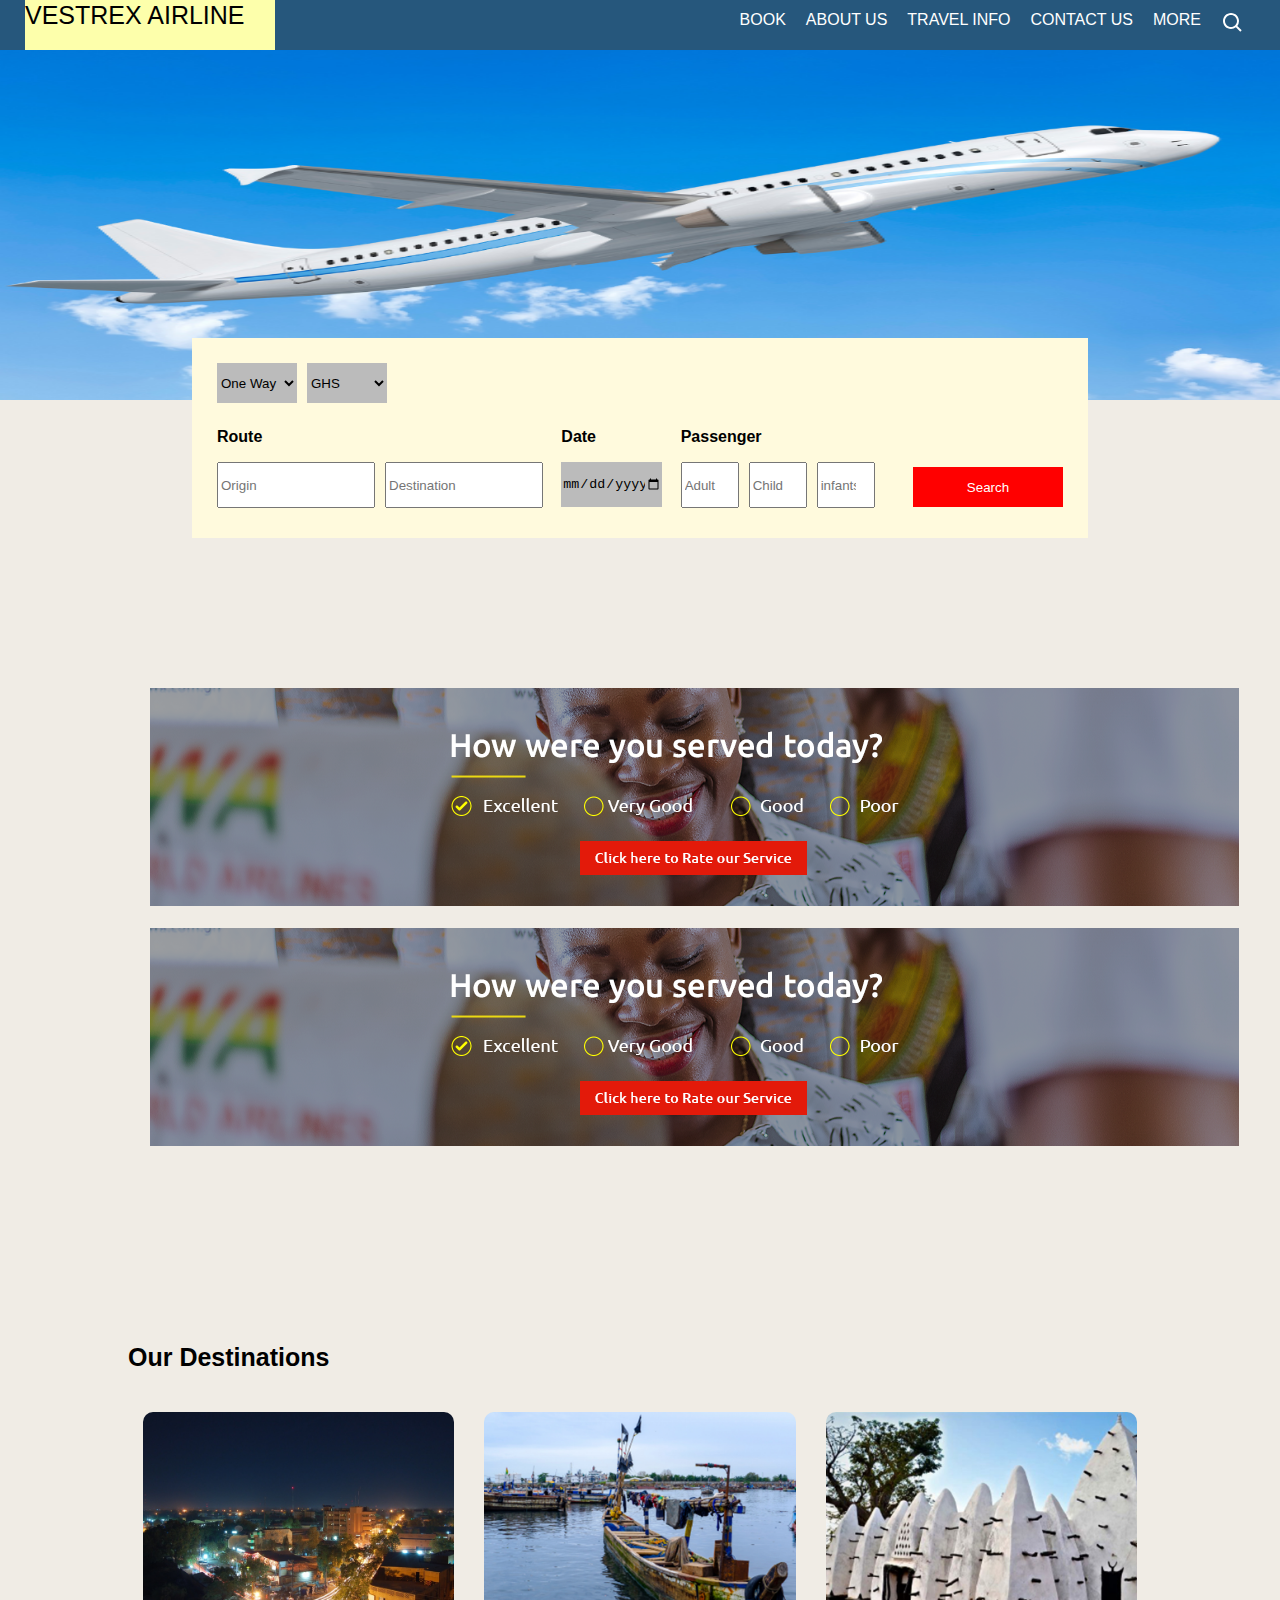
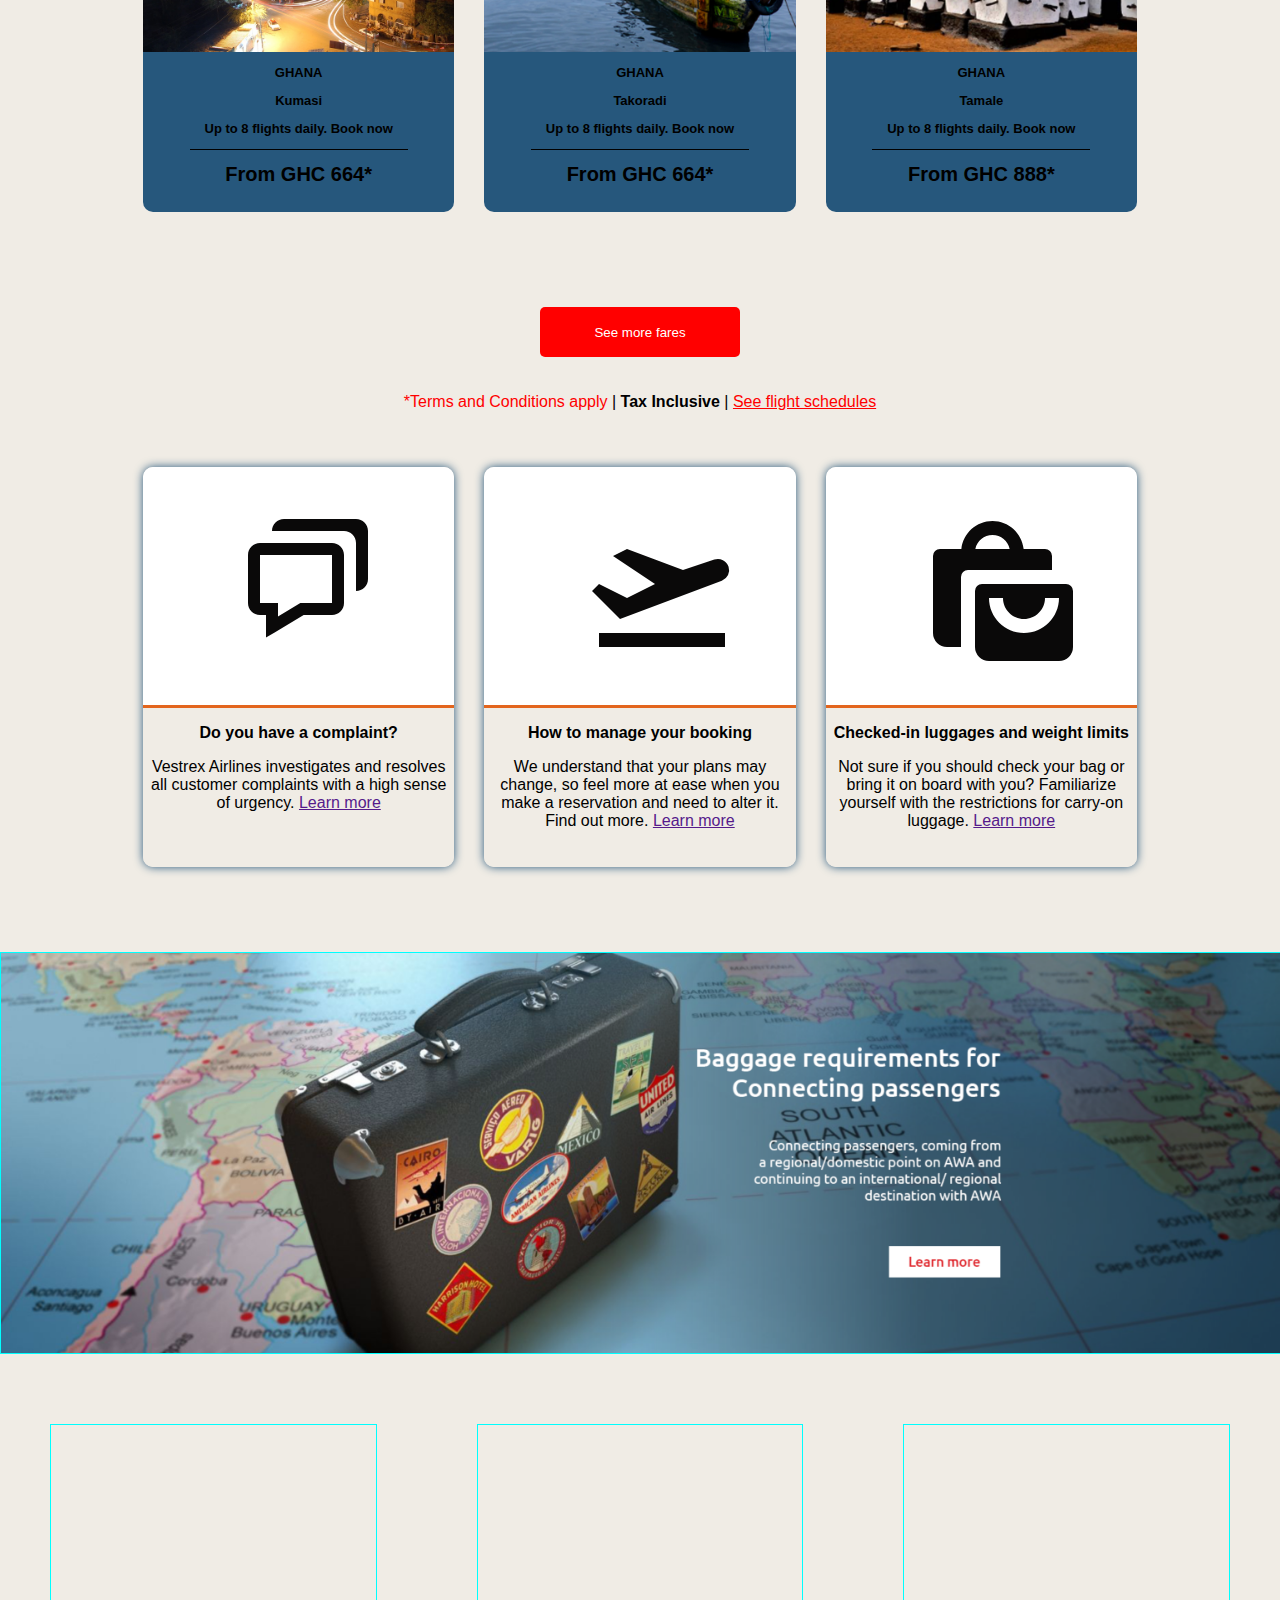
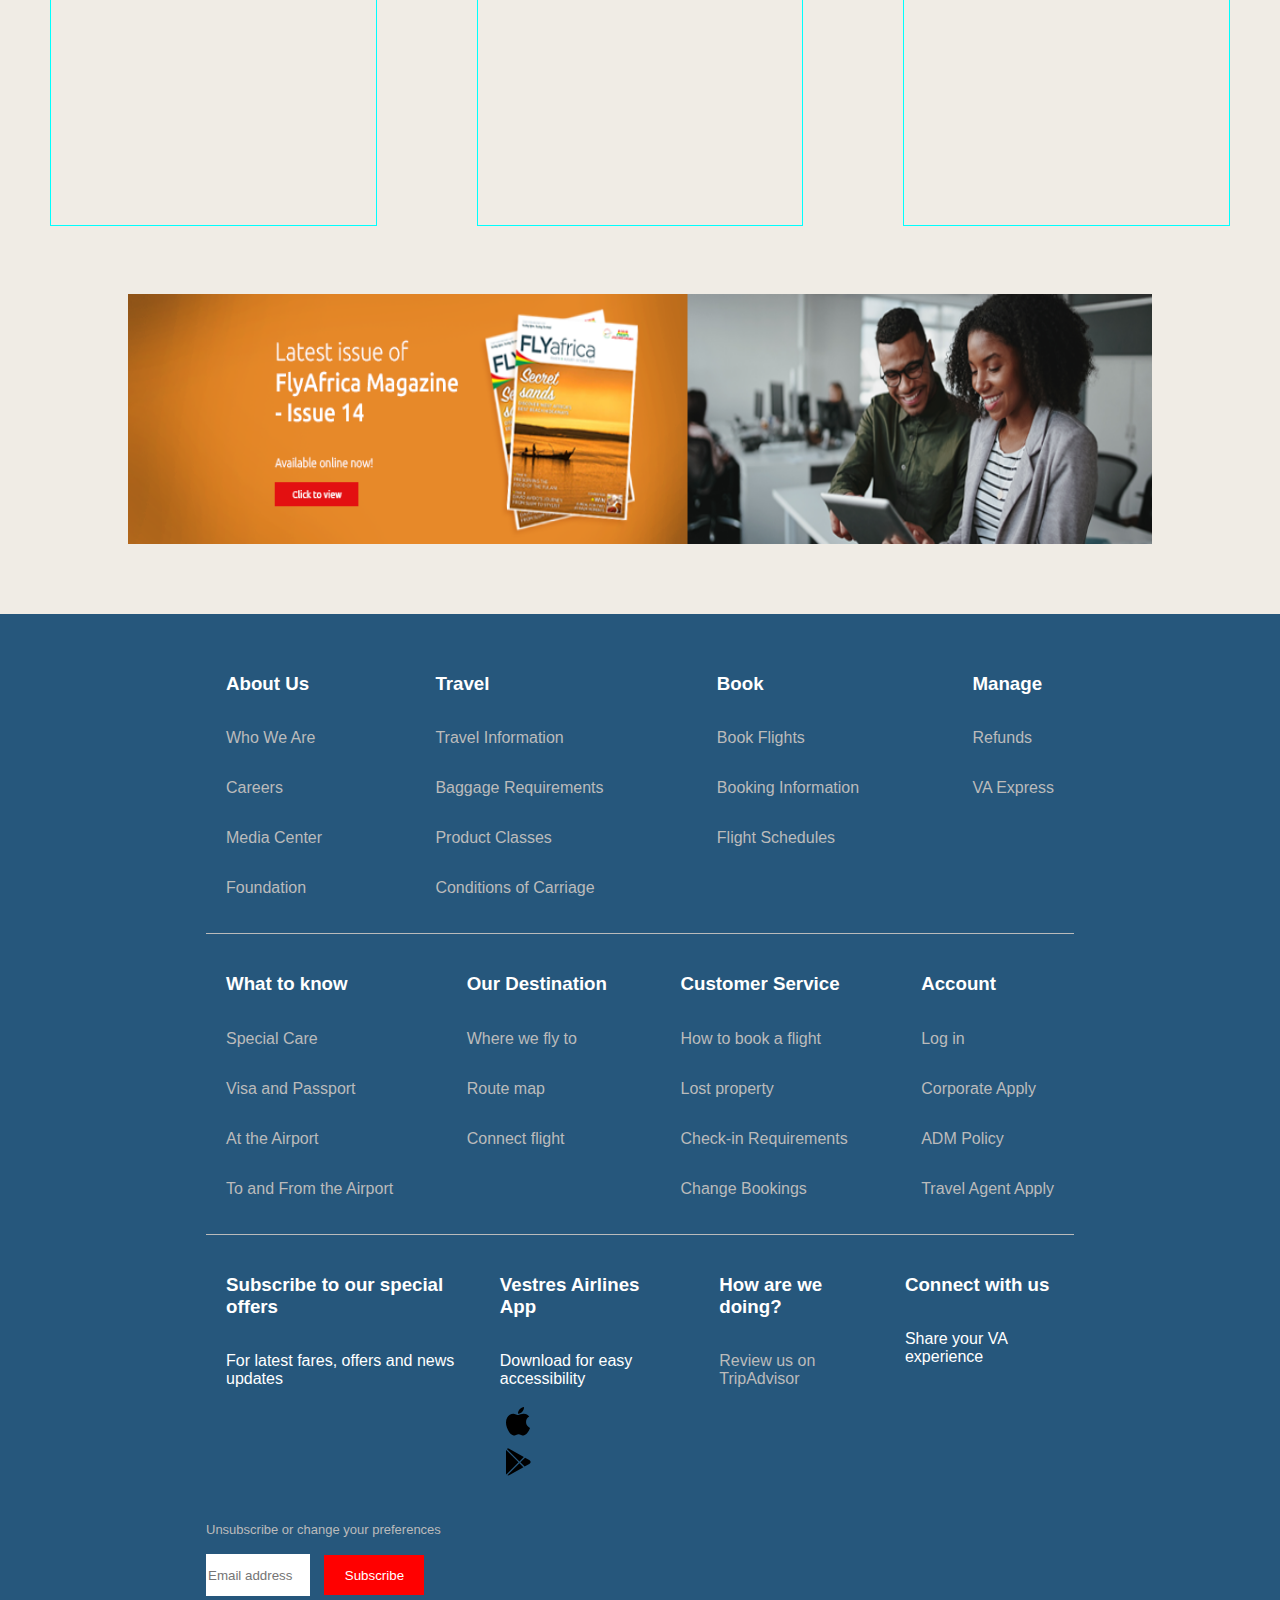
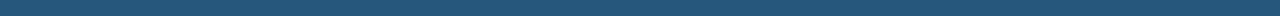
<file: index.html>
<!DOCTYPE html>
<html lang="en">
<head>
    <meta charset="UTF-8">
    <meta name="viewport" content="width=device-width, initial-scale=1.0">
    <title>Vestrex Flights</title>
    <link rel="stylesheet" href="index.css">


</head>
<body>
    <div class="navbar">
        <div class="logo">
            <p>VESTREX AIRLINE <img src="[data-uri]"/></p>
        </div>
        <div class="menu">
            <p><a href="index.html">BOOK</a></p>
            <p><a href="about.html">ABOUT US</a></p>
            <p><a href="travel-info.html">TRAVEL INFO</a></p>
            <p><a href="contact-us.html">CONTACT US</a></p>
            <p><a href="#">MORE</a></p>
            <p><a href="#"><img src="[data-uri]"/></a></p>
        </div>
    </div>

    <div class="picture">
        <img src="airplane.png" alt="" width="100%" height="350px">
    </div>
    <div class="flights">
        <div class="price">
            <select name="trip" id="">
                <option value="">One Way</option>
                <option value="">Round Trip</option>
            </select>
            <select name="price" id="">
                <option value="">GHS</option>
                <option value="">USD</option>
                <option value="">NGN</option>
            </select>
        </div>

        <form action="">
            <div class="route">
                <p><strong>Route</strong></p>
                <div class="input">
                    <input type="text" placeholder="Origin" id="route-input">

                    <input type="text" placeholder="Destination" id="route-input">
                </div>
            </div>

            <div class="date">
                <p><strong>Date</strong></p>

                <input type="date" placeholder="Departure">

            </div>

            <div class="passenger">
                <p><strong>Passenger</strong></p>
                <div id="passenger">
                    <input type="number" placeholder="Adult" id="passenger-input" min="0">
                    <input type="number" placeholder="Child" id="passenger-input" min="0">
                    <input type="number" placeholder="infants" id="passenger-input" min="0">
                </div>
            </div>

            <div class="submit">
                <input type="submit" value="Search" id="submit">
            </div>
        </form>
    </div>

    <div class="view">
        <div class="picture-2">
            <img src="person.png" alt="">
        </div>
        <div class="picture-2">
            <a href=""><img src="person.png" alt=""></a>
        </div>
    </div>
    <div class="our-destinations">
        <p>Our Destinations</p>
        <div class="places">
            <div class="destination">
                <div class="top-1">
                    
                </div>
                <div class="down">
                    <div  id="p-underline">
                        <p>GHANA</p>
                        <p>Kumasi</p>
                        <p>Up to 8 flights daily. Book now</p>
                    </div>
                    <div>
                        <h1>From GHC 664*</h1>
                    </div>
                </div>
                
            </div>
            <div class="destination">
                <div class="top-2">
                    
                </div>

                <div class="down">
                    <div  id="p-underline">
                        <p>GHANA</p>
                        <p>Takoradi</p>
                        <p>Up to 8 flights daily. Book now</p>
                    </div>
                    <div>
                        <h1>From GHC 664*</h1>
                    </div>
                </div>
                
            </div>
            <div class="destination">
                <div class="top-3">
                    <div>

                    </div>
                    
                </div>

                <div class="down">
                    <div  id="p-underline">
                        <p>GHANA</p>
                        <p>Tamale</p>
                        <p>Up to 8 flights daily. Book now</p>
                    </div>
                    <div>
                        <h1>From GHC 888*</h1>
                    </div>
                </div>
                
            </div>
            </div>
        </div>
    </div>
    <div class="see-more">
        <button>See more fares</button>
        <p><a href="#">*Terms and Conditions apply </a>| <b>Tax Inclusive</b> | <a href="#" id="schedules">See flight schedules</a></p>
    </div>

    <div class="others">
        <div class="destination-others">
            <div class="top-others">
                <img id="icons" src="[data-uri]"/>
            </div>
            <div class="down-others">
                <div>
                    <p><b>Do you have a complaint?</b></p>
                </div>
                <div>
                    <p>Vestrex Airlines investigates and resolves all customer complaints with a high sense of urgency. <a href="">Learn more</a></p>
                </div>
            </div>
            
        </div>
        <div class="destination-others">
            <div class="top-others">
                <img  id="icons" src="[data-uri]"/>
            </div>

            <div class="down-others">
                <div>
                    <p><b>How to manage your booking</b></p>
                </div>
                <div>
                    <p>We understand that your plans may change, so feel more at ease when you make a reservation and need to alter it. Find out more. <a href="">Learn more</a></p>
                </div>
            </div>
            
        </div>
        <div class="destination-others">
            <div class="top-others">
                <img  id="icons" src="[data-uri]"/>
            </div>

            <div class="down-others">
                <div>
                    <p><b>Checked-in luggages and weight limits</b></p>
                </div>
                <div>
                    <p>Not sure if you should check your bag or bring it on board with you? Familiarize yourself with the restrictions for carry-on luggage. <a href="">Learn more</a></p>
                </div>
            </div>
            
        </div>
    </div>

    <div class="baggage">
        <img src="baggage.png" alt="">
    </div>

    <div class="people">
        <div class="person">

        </div>

        <div class="person">

        </div>

        <div class="person">

        </div>
    </div>

    <div class="banner">
        <img src="banner.png" alt="">
    </div>

    <div class="footer">
        <div class="row-1" id="underline-footer">
            <div class="footer-content">
                <h3>About Us</h3>
                <p><a href="">Who We Are</a></p>
                <p><a href="">Careers</a></p>
                <p><a href="">Media Center</a></p>
                <p><a href="">Foundation</a></p>
            </div>

            <div class="footer-content">
                <h3>Travel</h3>
                <p><a href="">Travel Information</a></p>
                <p><a href="">Baggage Requirements</a></p>
                <p><a href="">Product Classes</a></p>
                <p><a href="">Conditions of Carriage</a></p>
            </div>

            <div class="footer-content">
                <h3>Book</h3>
                <p><a href="">Book Flights</a></p>
                <p><a href="">Booking Information</a></p>
                <p><a href="">Flight Schedules</a></p>
            </div>

            <div class="footer-content">
                <h3>Manage</h3>
                <p><a href="">Refunds</a></p>
                <p><a href="">VA Express</a></p>
            </div>
        </div>

        <div class="row-1" id="underline-footer">
            <div class="footer-content">
                <h3>What to know</h3>
                <p><a href="">Special Care</a></p>
                <p><a href="">Visa and Passport</a></p>
                <p><a href="">At the Airport</a></p>
                <p><a href="">To and From the Airport</a></p>
            </div>

            <div class="footer-content">
                <h3>Our Destination</h3>
                <p><a href="">Where we fly to</a></p>
                <p><a href="">Route map</a></p>
                <p><a href="">Connect flight</a></p>
            </div>

            <div class="footer-content">
                <h3>Customer Service</h3>
                <p><a href="">How to book a flight</a></p>
                <p><a href="">Lost property</a></p>
                <p><a href="">Check-in Requirements</a></p>
                <p><a href="">Change Bookings</a></p>
            </div>

            <div class="footer-content">
                <h3>Account</h3>
                <p><a href="">Log in</a></p>
                <p><a href="">Corporate Apply</a></p>
                <p><a href="">ADM Policy</a></p>
                <p><a href="">Travel Agent Apply</a></p>
            </div>
        </div>

        <div class="row-1">
            <div class="footer-content">
                <h3>Subscribe to our special offers</h3>
                <p>For latest fares, offers and news updates</p>
            </div>

            <div class="footer-content">
                <h3>Vestres Airlines App</h3>
                <p>Download for easy accessibility</p>

                <div class="app">
                    <img src="[data-uri]"/>
                    <br>
                    <img src="[data-uri]"/>
                </div>
            </div>

            <div class="footer-content">
                <h3>How are we doing?</h3>
                <p><a href="">Review us on TripAdvisor</a></p>
            </div>

            <div class="footer-content">
                <h3>Connect with us</h3>
                <p>Share your VA experience</p>
            </div>
        </div>
        <div class="form">
            <form action="">
                <p><a href="">Unsubscribe or change your preferences</a></p>

                <input type="Email" placeholder="Email address">

                <input type="submit" value="Subscribe">
            </form>
        </div>
    </div>


</body>
</html>
</file>
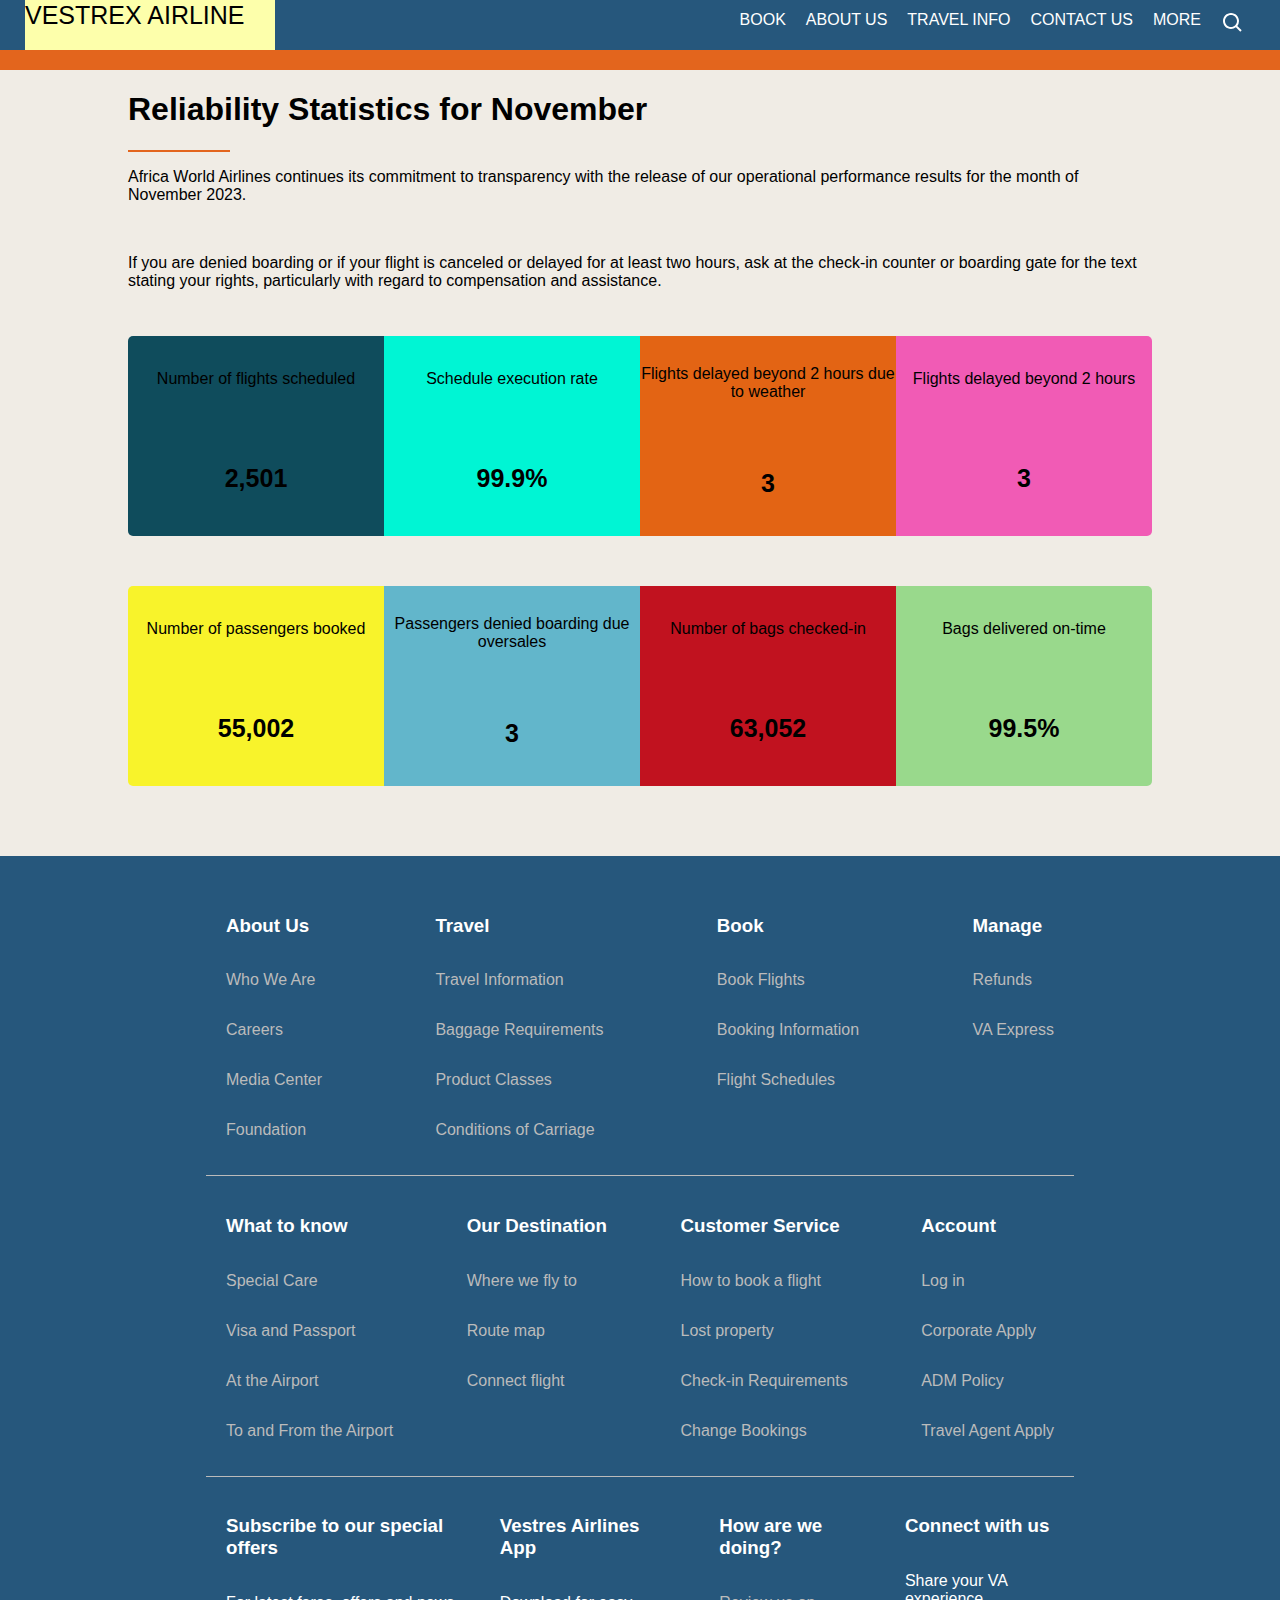
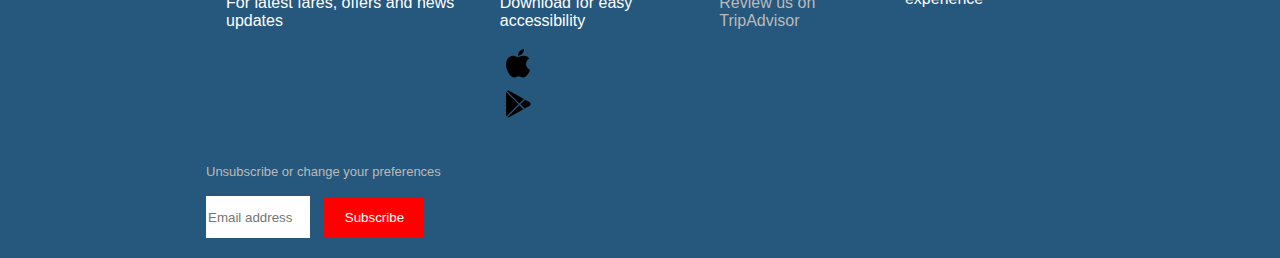
<file: about.html>
<!DOCTYPE html>
<html lang="en">
<head>
    <meta charset="UTF-8">
    <meta name="viewport" content="width=device-width, initial-scale=1.0">
    <title>About Us</title>
    <link rel="stylesheet" href="about.css">
</head>
<body>
    <div class="navbar">
        <div class="logo">
            <p>VESTREX AIRLINE <img src="[data-uri]"/></p>
        </div>
        <div class="menu">
            <p><a href="index.html">BOOK</a></p>
            <p><a href="about.html">ABOUT US</a></p>
            <p><a href="travel-info.html">TRAVEL INFO</a></p>
            <p><a href="contact-us.html">CONTACT US</a></p>
            <p><a href="#">MORE</a></p>
            <p><a href="#"><img src="[data-uri]"/></a></p>
        </div>
    </div>


    <div class="about">
        <h2>About Us</h2>
    </div>

    <div class="reliability">
        <h1>Reliability Statistics for November</h1>
        <div class="underline"></div>
        <p>Africa World Airlines continues its commitment to transparency with the release of our operational performance results for the month of November 2023.</p>

        <br>

        <p>If you are denied boarding or if your flight is canceled or delayed for at least two hours, ask at the check-in counter or boarding gate for the text stating your rights, particularly with regard to compensation and assistance.</p>

    </div>

    <div class="groups">
        <div class="columns">
            <div class="row" id="box-one">
                <div class="text">
                    <p>Number of flights scheduled</p>
                </div>

                <div class="number">
                    <p>2,501</p>
                </div>
            </div>
            <div class="row" id="box-two">
                <div class="text">
                    <p>Schedule execution rate</p>
                </div>

                <div class="number">
                    <p>99.9%</p>
                </div>
            </div>
            <div class="row" id="box-three">
                <div class="text">
                    <p>Flights delayed beyond 2 hours due to weather</p>
                </div>

                <div class="number">
                    <p>3</p>
                </div>
            </div>
            <div class="row" id="box-four">
                <div class="text">
                    <p>Flights delayed beyond 2 hours</p>
                </div>

                <div class="number">
                    <p>3</p>
                </div>
            </div>
        </div>

        <div class="columns">
            <div class="row" id="box-five">
                <div class="text">
                    <p>Number of passengers booked</p>
                </div>

                <div class="number">
                    <p>55,002</p>
                </div>
            </div>
            <div class="row" id="box-six">
                <div class="text">
                    <p>Passengers denied boarding due oversales</p>
                </div>

                <div class="number">
                    <p>3</p>
                </div>
            </div>
            <div class="row" id="box-seven">
                <div class="text">
                    <p>Number of bags checked-in</p>
                </div>

                <div class="number">
                    <p>63,052</p>
                </div>
            </div>
            <div class="row" id="box-eight">
                <div class="text">
                    <p>Bags delivered on-time</p>
                </div>

                <div class="number">
                    <p>99.5%</p>
                </div>
            </div>
        </div>
    </div>








    <div class="footer">
        <div class="row-1" id="underline-footer">
            <div class="footer-content">
                <h3>About Us</h3>
                <p><a href="">Who We Are</a></p>
                <p><a href="">Careers</a></p>
                <p><a href="">Media Center</a></p>
                <p><a href="">Foundation</a></p>
            </div>

            <div class="footer-content">
                <h3>Travel</h3>
                <p><a href="">Travel Information</a></p>
                <p><a href="">Baggage Requirements</a></p>
                <p><a href="">Product Classes</a></p>
                <p><a href="">Conditions of Carriage</a></p>
            </div>

            <div class="footer-content">
                <h3>Book</h3>
                <p><a href="">Book Flights</a></p>
                <p><a href="">Booking Information</a></p>
                <p><a href="">Flight Schedules</a></p>
            </div>

            <div class="footer-content">
                <h3>Manage</h3>
                <p><a href="">Refunds</a></p>
                <p><a href="">VA Express</a></p>
            </div>
        </div>

        <div class="row-1" id="underline-footer">
            <div class="footer-content">
                <h3>What to know</h3>
                <p><a href="">Special Care</a></p>
                <p><a href="">Visa and Passport</a></p>
                <p><a href="">At the Airport</a></p>
                <p><a href="">To and From the Airport</a></p>
            </div>

            <div class="footer-content">
                <h3>Our Destination</h3>
                <p><a href="">Where we fly to</a></p>
                <p><a href="">Route map</a></p>
                <p><a href="">Connect flight</a></p>
            </div>

            <div class="footer-content">
                <h3>Customer Service</h3>
                <p><a href="">How to book a flight</a></p>
                <p><a href="">Lost property</a></p>
                <p><a href="">Check-in Requirements</a></p>
                <p><a href="">Change Bookings</a></p>
            </div>

            <div class="footer-content">
                <h3>Account</h3>
                <p><a href="">Log in</a></p>
                <p><a href="">Corporate Apply</a></p>
                <p><a href="">ADM Policy</a></p>
                <p><a href="">Travel Agent Apply</a></p>
            </div>
        </div>

        <div class="row-1">
            <div class="footer-content">
                <h3>Subscribe to our special offers</h3>
                <p>For latest fares, offers and news updates</p>
            </div>

            <div class="footer-content">
                <h3>Vestres Airlines App</h3>
                <p>Download for easy accessibility</p>

                <div class="app">
                    <img src="[data-uri]"/>
                    <br>
                    <img src="[data-uri]"/>
                </div>
            </div>

            <div class="footer-content">
                <h3>How are we doing?</h3>
                <p><a href="">Review us on TripAdvisor</a></p>
            </div>

            <div class="footer-content">
                <h3>Connect with us</h3>
                <p>Share your VA experience</p>
            </div>
        </div>
        <div class="form">
            <form action="">
                <p><a href="">Unsubscribe or change your preferences</a></p>

                <input type="Email" placeholder="Email address">

                <input type="submit" value="Subscribe">
            </form>
        </div>
    </div>
</body>
</html>
</file>
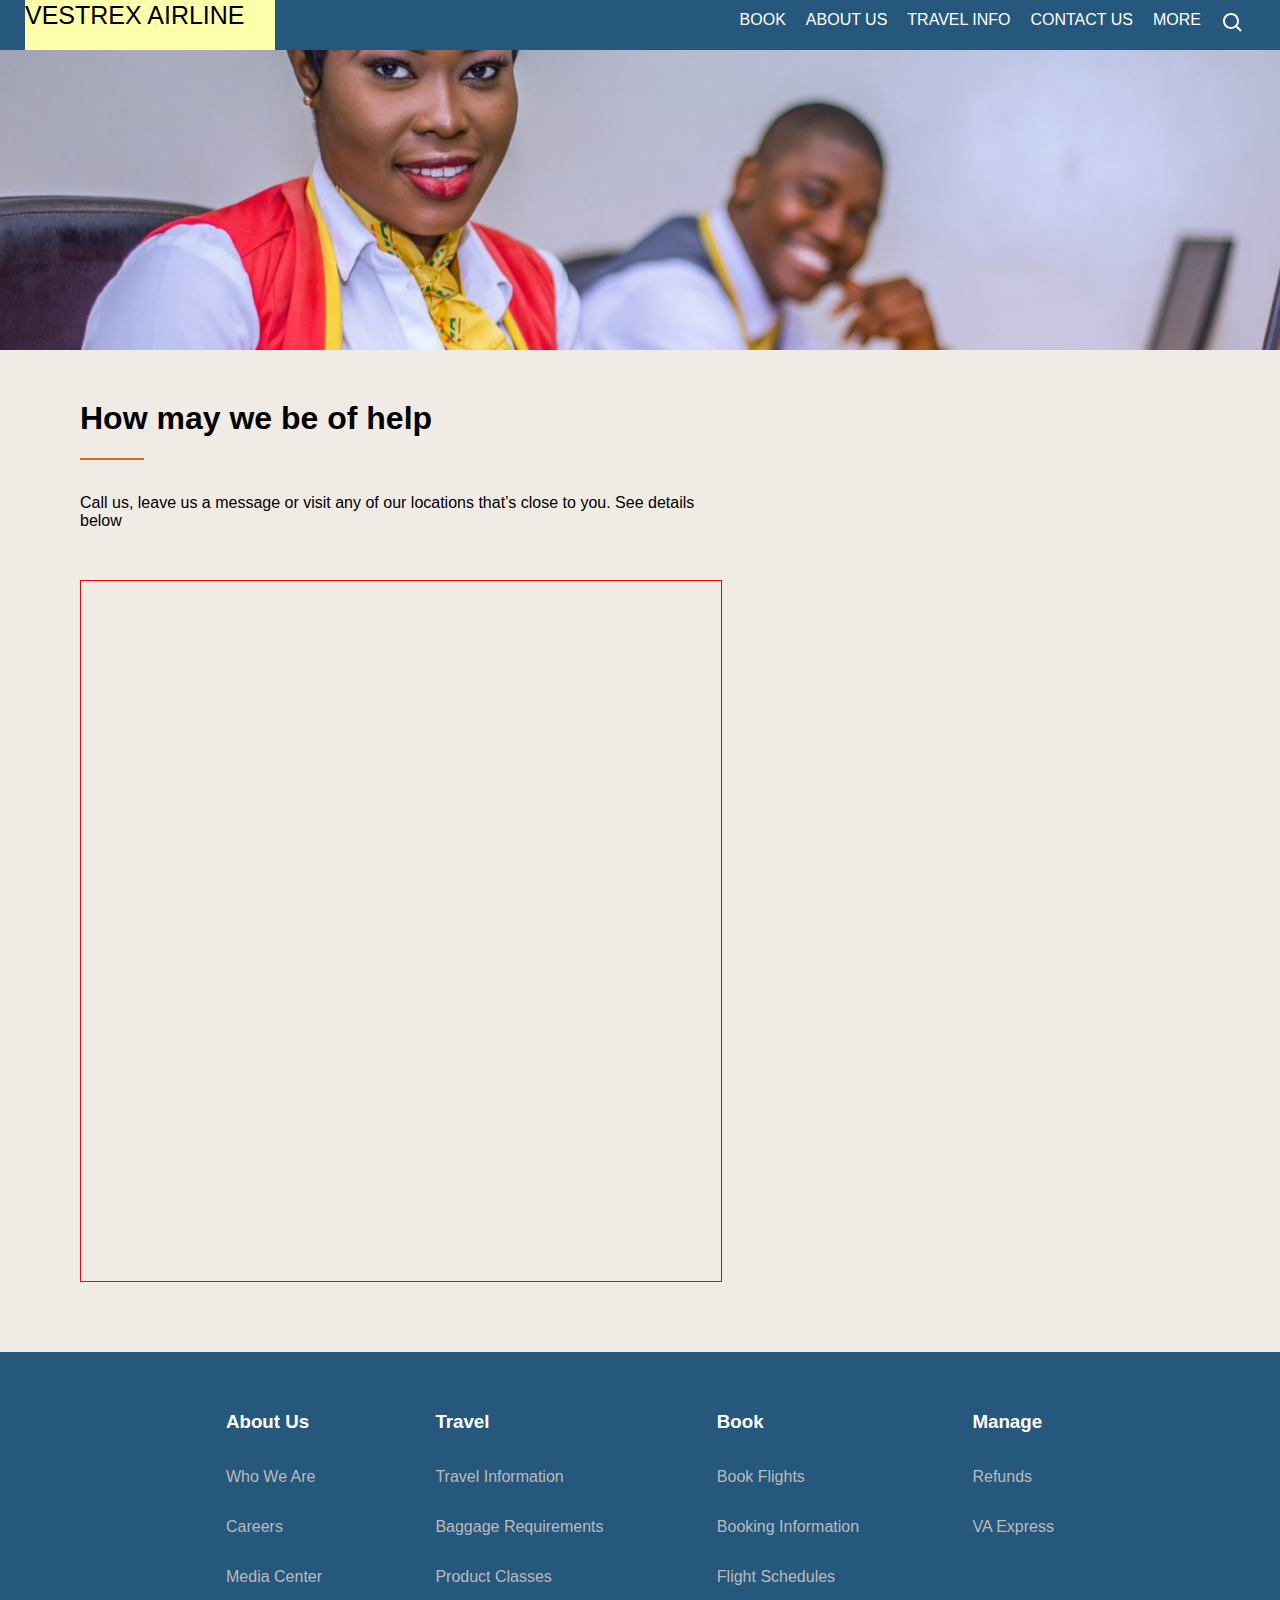
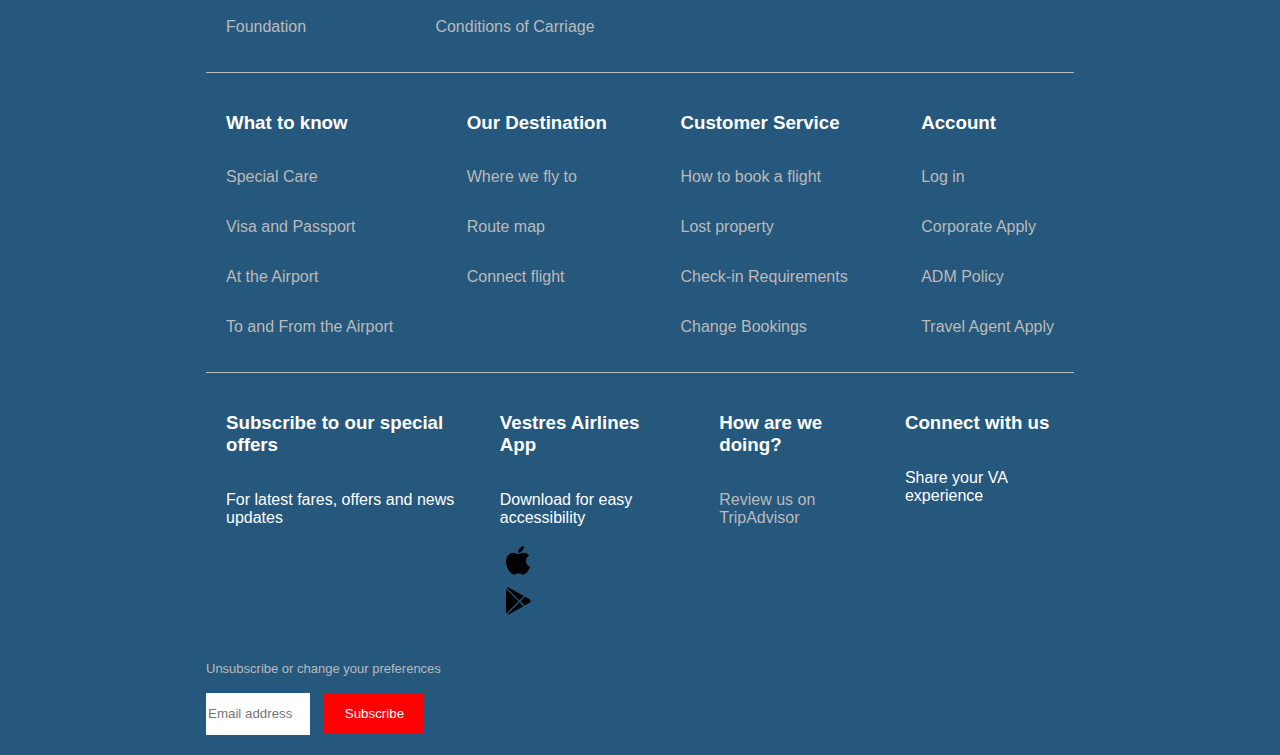
<file: contact-us.html>
<!DOCTYPE html>
<html lang="en">
<head>
    <meta charset="UTF-8">
    <meta name="viewport" content="width=device-width, initial-scale=1.0">
    <title>Contact Us</title>
    <link rel="stylesheet" href="contact-us.css">
</head>
<body>
    <div class="navbar">
        <div class="logo">
            <p>VESTREX AIRLINE <img src="[data-uri]"/></p>
        </div>
        <div class="menu">
            <p><a href="index.html">BOOK</a></p>
            <p><a href="about.html">ABOUT US</a></p>
            <p><a href="travel-info.html">TRAVEL INFO</a></p>
            <p><a href="contact-us.html">CONTACT US</a></p>
            <p><a href="#">MORE</a></p>
            <p><a href="#"><img src="[data-uri]"/></a></p>
        </div>
    </div>


    <div class="top-pic">

    </div>

    <div class="header">
        <h1>How may we be of help</h1>
        <div class="underline"></div>
        <br>
        <p>Call us, leave us a message or visit any of our locations that’s close to you. See details below
        </p>
    </div>

    <div class="contact-info">
        <div class="left-col">

        </div>

        <div class="right-col">

        </div>
    </div>



    
    <div class="footer">
        <div class="row-1" id="underline-footer">
            <div class="footer-content">
                <h3>About Us</h3>
                <p><a href="">Who We Are</a></p>
                <p><a href="">Careers</a></p>
                <p><a href="">Media Center</a></p>
                <p><a href="">Foundation</a></p>
            </div>

            <div class="footer-content">
                <h3>Travel</h3>
                <p><a href="">Travel Information</a></p>
                <p><a href="">Baggage Requirements</a></p>
                <p><a href="">Product Classes</a></p>
                <p><a href="">Conditions of Carriage</a></p>
            </div>

            <div class="footer-content">
                <h3>Book</h3>
                <p><a href="">Book Flights</a></p>
                <p><a href="">Booking Information</a></p>
                <p><a href="">Flight Schedules</a></p>
            </div>

            <div class="footer-content">
                <h3>Manage</h3>
                <p><a href="">Refunds</a></p>
                <p><a href="">VA Express</a></p>
            </div>
        </div>

        <div class="row-1" id="underline-footer">
            <div class="footer-content">
                <h3>What to know</h3>
                <p><a href="">Special Care</a></p>
                <p><a href="">Visa and Passport</a></p>
                <p><a href="">At the Airport</a></p>
                <p><a href="">To and From the Airport</a></p>
            </div>

            <div class="footer-content">
                <h3>Our Destination</h3>
                <p><a href="">Where we fly to</a></p>
                <p><a href="">Route map</a></p>
                <p><a href="">Connect flight</a></p>
            </div>

            <div class="footer-content">
                <h3>Customer Service</h3>
                <p><a href="">How to book a flight</a></p>
                <p><a href="">Lost property</a></p>
                <p><a href="">Check-in Requirements</a></p>
                <p><a href="">Change Bookings</a></p>
            </div>

            <div class="footer-content">
                <h3>Account</h3>
                <p><a href="">Log in</a></p>
                <p><a href="">Corporate Apply</a></p>
                <p><a href="">ADM Policy</a></p>
                <p><a href="">Travel Agent Apply</a></p>
            </div>
        </div>

        <div class="row-1">
            <div class="footer-content">
                <h3>Subscribe to our special offers</h3>
                <p>For latest fares, offers and news updates</p>
            </div>

            <div class="footer-content">
                <h3>Vestres Airlines App</h3>
                <p>Download for easy accessibility</p>

                <div class="app">
                    <img src="[data-uri]"/>
                    <br>
                    <img src="[data-uri]"/>
                </div>
            </div>

            <div class="footer-content">
                <h3>How are we doing?</h3>
                <p><a href="">Review us on TripAdvisor</a></p>
            </div>

            <div class="footer-content">
                <h3>Connect with us</h3>
                <p>Share your VA experience</p>
            </div>
        </div>
        <div class="form">
            <form action="">
                <p><a href="">Unsubscribe or change your preferences</a></p>

                <input type="Email" placeholder="Email address">

                <input type="submit" value="Subscribe">
            </form>
        </div>
    </div>
</body>
</html>
</file>
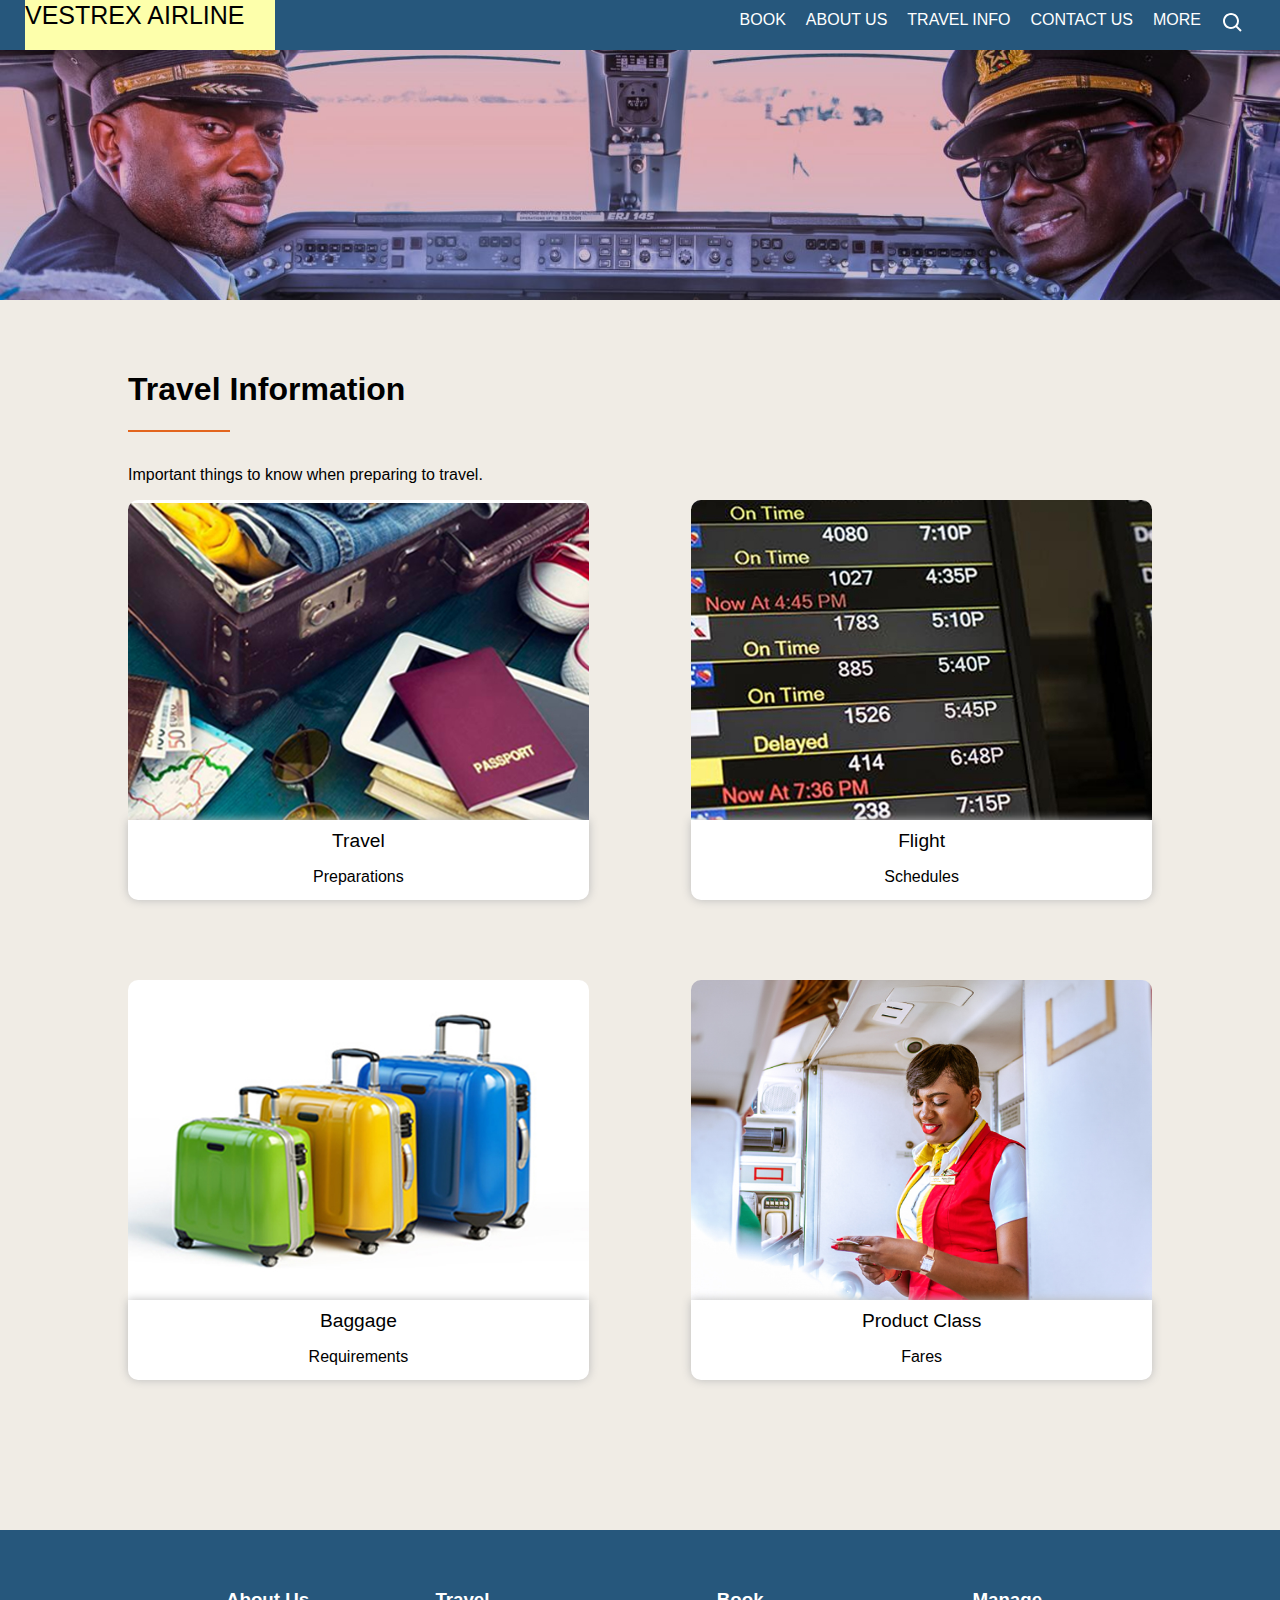
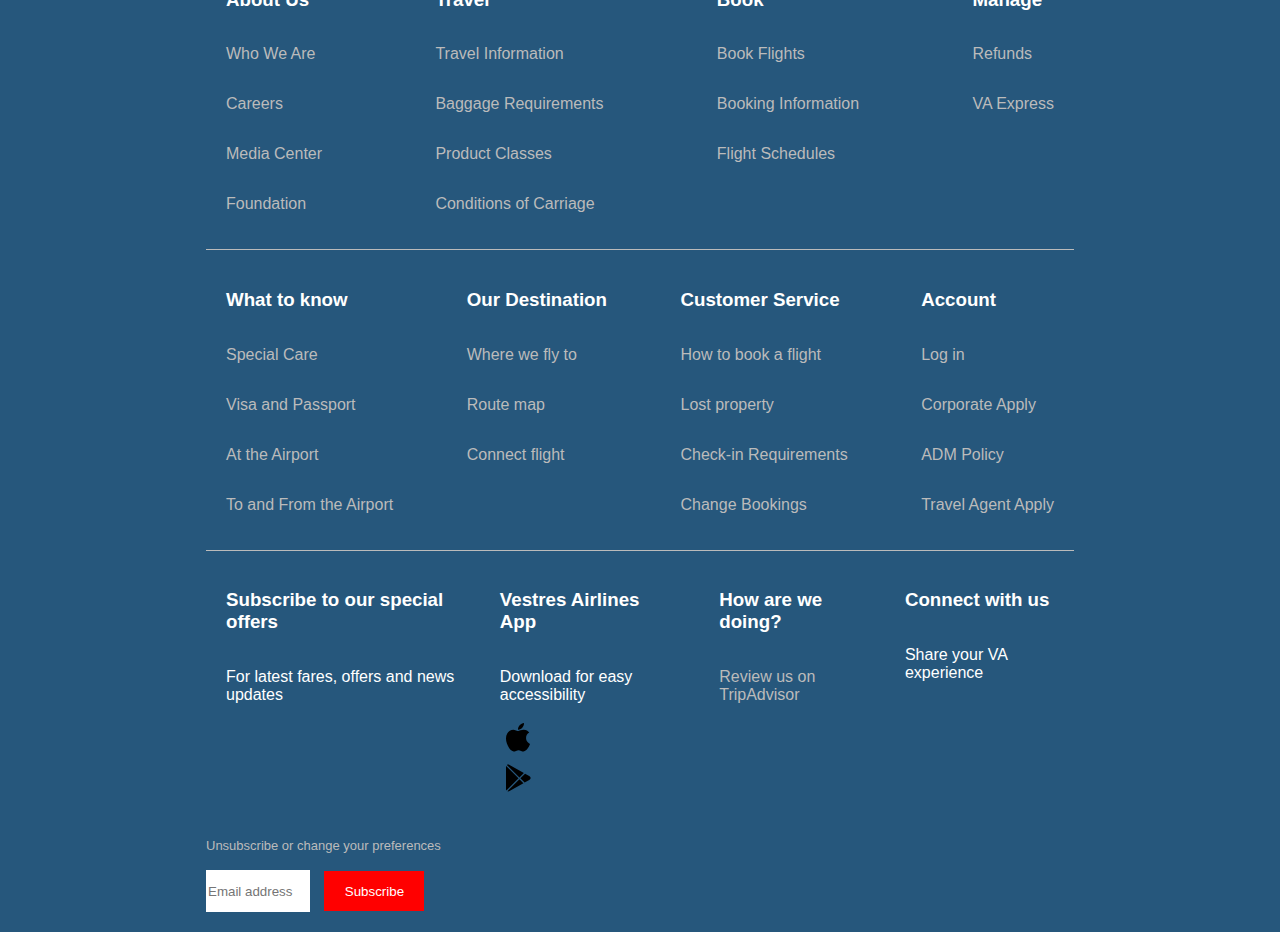
<file: travel-info.html>
<!DOCTYPE html>
<html lang="en">
<head>
    <meta charset="UTF-8">
    <meta name="viewport" content="width=device-width, initial-scale=1.0">
    <title>Travel Info</title>
    <link rel="stylesheet" href="travel-info.css">
</head>
<body>
    <div class="navbar">
        <div class="logo">
            <p>VESTREX AIRLINE <img src="[data-uri]"/></p>
        </div>
        <div class="menu">
            <p><a href="index.html">BOOK</a></p>
            <p><a href="about.html">ABOUT US</a></p>
            <p><a href="travel-info.html">TRAVEL INFO</a></p>
            <p><a href="contact-us.html">CONTACT US</a></p>
            <p><a href="#">MORE</a></p>
            <p><a href="#"><img src="[data-uri]"/></a></p>
        </div>
    </div>

    <div class="top-image">

    </div>

    <div class="travel-info">
        <h1>Travel Information</h1>
        <div class="underline"></div>
        <br>
        <p>Important things to know when preparing to travel.</p>
        <div class="row">
            <div class="col-1">
                <div class="top-1"></div>
                <div class="down">
                    <h2>Travel</h2>
                    <p>Preparations</p>
                </div>
            </div>
            <div class="col-2">
                <div class="top-2"></div>
                <div class="down">
                    <h2>Flight</h2>
                    <p>Schedules</p>
                </div>
            </div>
        </div>

        <div class="row">
            <div class="col-1">
                <div class="top-3"></div>
                <div class="down">
                    <h2>Baggage</h2>
                    <p>Requirements</p>
                </div>
            </div>
            <div class="col-2">
                <div class="top-4"></div>
                <div class="down">
                    <h2>Product Class</h2>
                    <p>Fares</p>
                </div>
            </div>
        </div>
    </div>




    
    <div class="footer">
        <div class="row-1" id="underline-footer">
            <div class="footer-content">
                <h3>About Us</h3>
                <p><a href="">Who We Are</a></p>
                <p><a href="">Careers</a></p>
                <p><a href="">Media Center</a></p>
                <p><a href="">Foundation</a></p>
            </div>

            <div class="footer-content">
                <h3>Travel</h3>
                <p><a href="">Travel Information</a></p>
                <p><a href="">Baggage Requirements</a></p>
                <p><a href="">Product Classes</a></p>
                <p><a href="">Conditions of Carriage</a></p>
            </div>

            <div class="footer-content">
                <h3>Book</h3>
                <p><a href="">Book Flights</a></p>
                <p><a href="">Booking Information</a></p>
                <p><a href="">Flight Schedules</a></p>
            </div>

            <div class="footer-content">
                <h3>Manage</h3>
                <p><a href="">Refunds</a></p>
                <p><a href="">VA Express</a></p>
            </div>
        </div>

        <div class="row-1" id="underline-footer">
            <div class="footer-content">
                <h3>What to know</h3>
                <p><a href="">Special Care</a></p>
                <p><a href="">Visa and Passport</a></p>
                <p><a href="">At the Airport</a></p>
                <p><a href="">To and From the Airport</a></p>
            </div>

            <div class="footer-content">
                <h3>Our Destination</h3>
                <p><a href="">Where we fly to</a></p>
                <p><a href="">Route map</a></p>
                <p><a href="">Connect flight</a></p>
            </div>

            <div class="footer-content">
                <h3>Customer Service</h3>
                <p><a href="">How to book a flight</a></p>
                <p><a href="">Lost property</a></p>
                <p><a href="">Check-in Requirements</a></p>
                <p><a href="">Change Bookings</a></p>
            </div>

            <div class="footer-content">
                <h3>Account</h3>
                <p><a href="">Log in</a></p>
                <p><a href="">Corporate Apply</a></p>
                <p><a href="">ADM Policy</a></p>
                <p><a href="">Travel Agent Apply</a></p>
            </div>
        </div>

        <div class="row-1">
            <div class="footer-content">
                <h3>Subscribe to our special offers</h3>
                <p>For latest fares, offers and news updates</p>
            </div>

            <div class="footer-content">
                <h3>Vestres Airlines App</h3>
                <p>Download for easy accessibility</p>

                <div class="app">
                    <img src="[data-uri]"/>
                    <br>
                    <img src="[data-uri]"/>
                </div>
            </div>

            <div class="footer-content">
                <h3>How are we doing?</h3>
                <p><a href="">Review us on TripAdvisor</a></p>
            </div>

            <div class="footer-content">
                <h3>Connect with us</h3>
                <p>Share your VA experience</p>
            </div>
        </div>
        <div class="form">
            <form action="">
                <p><a href="">Unsubscribe or change your preferences</a></p>

                <input type="Email" placeholder="Email address">

                <input type="submit" value="Subscribe">
            </form>
        </div>
    </div>
</body>
</html>
</file>
<file: index.css>
body{
    margin: 0;
    padding: 0;
    font-family: sans-serif;
    background-color: #F0ECE5;

}
.navbar{
    background-color: #26577C;
    display: flex;
    flex-direction: row;
    justify-content: space-between;
    align-items: center;
    height: 50px;
    width: 100%;
    position: relative;
    margin-top: 0px;
}

.logo{
    margin-left: 25px;
    color: white;
    font-size: 25px;
    align-items: center;

}

.logo p{
    background-color: #FDFFAB;
    height: 50px;
    color: black;
}


.menu{
    display: flex;
    flex-direction: row;
    justify-content: space-between;
    margin-right: 25px;
}

.menu a{
    color: white;
    text-decoration: none;
    margin: 10px;
}

.menu a:hover{
    color: #E3651D;
    border-bottom: 1px solid #E3651D;
}

.picture{
    width: 100%;
    height: 350px;
    /* background-image: url(airplane.png); */
    /* background-repeat: no-repeat; */
    /* background-position: center; */
    /* background-repeat: inherit; */
    /*background-color: aqua;*/
    position: absolute;
}

.flights{
    width: 70%;
    height: 200px;
    display: flex;
    flex-direction: column;
    justify-content: space-between;
    margin: 18rem auto 40px auto;
    border: none;
    background-color: #FFFADD;
    z-index: 6;
    position: relative;
    
}

.price{
    display: flex;
    flex-direction: row;
    margin: 25px;
    margin-bottom: 0%;
}

select{
    width: 80px;
    height: 40px;
    border: none;
    margin-right: 10px;
    background-color: #BBBBBB;
}



.flights form{
    display: flex;
    flex-direction: row;
    justify-content: space-between;
}

.route{
    display: flex;
    flex-direction: column;
    margin-top: 0px;
    margin-left: 25px;
    margin-right: 0px;
    padding-bottom: 30px;
}

.input{
    display: flex;
    flex-direction: row;
}

#route-input{
    display: flex;
    flex-direction: row;
    margin-right: 10px;
    height: 40px;
    width: 150px;
}


.date{
    display: flex;
    flex-direction: column;
    margin-top: 0px;
    margin-left: 0px;
    padding-bottom: 30px;
}

input[type="date"]{
    width: 100px;
    height: 45px;
    border: none;
    margin-right: 5px;
    background-color: #BBBBBB;
}

.passenger{
    display: flex;
    flex-direction: column;
    margin-top: 0px;
    margin-left: 5px;
    padding-bottom: 30px;

}

#passenger{
    display: flex;
    flex-direction: row;
    margin-right: 10px;
}

#passenger-input{
    display: flex;
    flex-direction: row;
    margin-right: 10px;
    height: 40px;
    width: 50px;
}

.submit{
    display: flex;
    margin-top: 55px;
    margin-left: 10px;
    margin-bottom: 0%;
}

#submit{
    width: 150px;
    height: 40px;
    border: none;
    color: white;
    margin-left: 0%;
    border: none;
    margin-right: 25px;
    background-color: red;
}

#submit:hover{
    border: 3px solid #BBBBBB;
}

.view{
    display: flex;
    flex-direction: column;
    justify-content: space-between;
    margin: 150px;
}

/*.picture-1{
    width: 100%;
    height: 200px;
    margin-bottom: 40px;
}

.picture-1 img{
    width: 100%;
    height: 100%;
}*/

.picture-2{
    width: 100%;
    height: 200px;
    margin-bottom: 40px;
}

.picture-2 :hover{
    box-shadow: #26577C 0px 0px 20px;
    height: 105%;
    width: 105%;

}

.our-destinations{
    width: 80%;
    display: flex;
    flex-direction: column;
    justify-content: space-between;
    margin: auto;
}

.our-destinations p{
    font-size: 25px;
    font-weight: bold;
}

.places{
    width: 100%;
    display: flex;
    flex-direction: row;
    justify-content: space-between;
    margin: auto;
}

.destination{
    width: 100%;
    height: 400px;
    border-radius: 10px;
    margin: 15px;
    display: flex;
    flex-direction: column;
}

.top-1{
    height: 60%;
    width: 100%;
    border-top-left-radius: 10px;
    border-top-right-radius: 10px;
    background-image: url(Kumasi.jpg);
    background-repeat: no-repeat;
    background-size: cover;
}


.top-2{
    height: 60%;
    width: 100%;
    border-top-left-radius: 10px;
    border-top-right-radius: 10px;
    background-image: url(takoradi.jpg);
    background-repeat: no-repeat;
    background-size: cover;
}

.top-3{
    
    height: 60%;
    width: 100%;
    border-top-left-radius: 10px;
    border-top-right-radius: 10px;
    background-image: url(tamale.jpg);
    background-repeat: no-repeat;
    background-size: cover;
}

.down{
    background-color: #26577C;
    height: 40%;
    width: 100%;
    border-bottom-left-radius: 10px;
    border-bottom-right-radius: 10px;
    align-items: center;
}

.down p{
    font-size: small;
    text-align: center;
}

.down h1{
    font-size: 20px;
    text-align: center;
}

#p-underline{
    border-bottom: 1px solid black;
    width : 70%;
    margin: auto;
}

.see-more{
    display: flex;
    flex-direction: column;
    margin: 25px;
    align-items: center;
    margin-top: 70px;
}

.see-more button{
    width: 200px;
    height: 50px;
    background-color: red;
    color: white;
    border: none;
    border-radius: 5px;
    margin-bottom: 20px;
    margin-top: 10px;
}


.see-more a{
    text-decoration: none;
    color: red;
}

.see-more a:hover{
    color: black;
    border-bottom: 1px solid #00FFFF;
}

#schedules {
    text-decoration: underline;
}

.others{
    width: 80%;
    display: flex;
    flex-direction: row;
    justify-content: space-between;
    margin: auto;
}

.top-others{
    background-color: white;
    height: 60%;
    width: 100%;
    border-top-left-radius: 10px;
    border-top-right-radius: 10px;
}


#icons{
    margin-left:30%;
    margin-top: 40px;
}

.down-others{
    background-color: #F0ECE5;
    height: 40%;
    width: 100%;
    border-bottom-left-radius: 10px;
    border-bottom-right-radius: 10px;
    align-items: center;
    border-top: #E3651D 3px solid;

    text-align: center;
}



.destination-others{
    width: 100%;
    height: 400px;
    border-radius: 10px;
    margin: 15px;
    display: flex;
    flex-direction: column;
    box-shadow: #26577C 0px 0px 10px;
}

.destination-others:hover{
    box-shadow: #26577C 0px 0px 20px;
}


.info{
    width: 100%;
    height: 400px;
    border: 1px solid cyan;
    margin: 30px;
}

.baggage{
    width: 100%;
    height: 400px;
    border: 1px solid cyan;
    margin-top: 70px;
}

.baggage img{
    width: 100%;
    height: 100%;
}

.people{
    width: 100%;
    height: 400px;
    display: flex;
    flex-direction: row;
    margin-top: 70px;

}

.person{
    width: 350px;
    height: 400px;
    border: 1px solid cyan;
    margin-right: 50px;
    margin-left: 50px;
}

.banner{
    width: 80%;
    height: 250px;
    margin-top: 70px;
    margin-left: auto;
    margin-right: auto;
}

.banner img{
    width: 100%;
    height: 100%;
}

.footer{
    display: flex;
    flex-direction: column;
    justify-content: space-between;
    background-color: #26577C;
    color: white;
    margin-top: 70px;
    padding: 20px;

}

.row-1{
    display: flex;
    flex-direction: row;
    justify-content: space-between;
    margin: 20px;
    width: 70%;
    margin: auto;

}

#underline-footer{
    border-bottom: 1px solid #BBBBBB;
}

.footer-content{
    display: flex;
    flex-direction: column;
    margin: 20px;
}

.footer-content a{
    text-decoration: none;
    color: #BBBBBB;
}

.footer-content a:hover{
    color: #E3651D;
    text-decoration: none;
    transition: 0.5s;
}

.form{
    display: flex;
    flex-direction: row;
    justify-content: space-between;
    margin: 20px;
    width: 70%;
    margin: auto;
}

.form a{
    text-decoration: none;
    color: #BBBBBB;
    font-size: small;
}

.form input[type="Email"]{
    width: 100px;
    height: 40px;
    border: none;
    margin-right: 10px;
}

.form input[type="submit"]{
    width: 100px;
    height: 40px;
    background-color: red;
    border: none;
    color: white;
}
</file>
<file: about.css>
body{
    margin: 0;
    padding: 0;
    font-family: sans-serif;
    background-color: #F0ECE5;

}
.navbar{
    background-color: #26577C;
    display: flex;
    flex-direction: row;
    justify-content: space-between;
    align-items: center;
    height: 50px;
    width: 100%;
    position: fixed;
}

.logo{
    margin-left: 25px;
    color: white;
    font-size: 25px;
    align-items: center;

}

.logo p{
    background-color: #FDFFAB;
    height: 50px;
    color: black;
}


.menu{
    display: flex;
    flex-direction: row;
    justify-content: space-between;
    margin-right: 25px;
}

.menu a{
    color: white;
    text-decoration: none;
    margin: 10px;
}

.menu a:hover{
    color: #E3651D;
    border-bottom: 1px solid #E3651D;
}

.about{
    display: flex;
    width: 100%;
    height: 70px;
    background-color: #E3651D;
}

.about h2{
    margin-left: 25px;
    color: black;
    font-size: 25px;
}

.reliability{
    display: flex;
    flex-direction: column;
    width: 80%;
    margin-bottom: 30px;
    margin-left: 10%;
    margin-right: 10%;
}

.underline{
    width: 10%;
    height: 2px;
    background-color: #E3651D;
}

.groups{
    display: flex;
    flex-direction: column;
    width: 80%;
    height: 450px;
    margin-left: 10%;
    margin-right: 10%;
}

.columns{
    display: flex;
    flex-direction: row;
    width: 100%;
    height: 200px;
    margin-bottom: 50px;
}

.row{
    display: flex;
    flex-direction: column;
    width: 100%;
    height: 200px;
    justify-content: space-between;
}

#box-one{
    background-color: #0f4c5c;
    border-bottom-left-radius: 5px;
    border-top-left-radius: 5px;
}

#box-two{
    background-color: #00f5d4;
}

#box-three{
    background-color: #e36414;
}

#box-four{
    background-color: #f15bb5;
    border-bottom-right-radius: 5px;
    border-top-right-radius: 5px;
}

#box-five{
    background-color: #f8f32b;
    border-bottom-left-radius: 5px;
    border-top-left-radius: 5px;
}

#box-six{
    background-color: #62b6cb;
}

#box-seven{
    background-color: #c1121f;
}

#box-eight{
    background-color: #99d98c;
    border-bottom-right-radius: 5px;
    border-top-right-radius: 5px;
}

.text{
    color: black;
    font-size: medium;
    margin: auto;
    text-align: center;
}

.number{
    color: black;
    font-size: 25px;
    font-weight: bolder;
    padding-bottom: 0%;
    margin-bottom: 0%;
    margin: auto;
}













.footer{
    display: flex;
    flex-direction: column;
    justify-content: space-between;
    background-color: #26577C;
    color: white;
    margin-top: 70px;
    padding: 20px;

}

.row-1{
    display: flex;
    flex-direction: row;
    justify-content: space-between;
    margin: 20px;
    width: 70%;
    margin: auto;

}

#underline-footer{
    border-bottom: 1px solid #BBBBBB;
}

.footer-content{
    display: flex;
    flex-direction: column;
    margin: 20px;
}

.footer-content a{
    text-decoration: none;
    color: #BBBBBB;
}

.footer-content a:hover{
    color: #E3651D;
    text-decoration: none;
    transition: 0.5s;
}

.form{
    display: flex;
    flex-direction: row;
    justify-content: space-between;
    margin: 20px;
    width: 70%;
    margin: auto;
}

.form a{
    text-decoration: none;
    color: #BBBBBB;
    font-size: small;
}

.form input[type="Email"]{
    width: 100px;
    height: 40px;
    border: none;
    margin-right: 10px;
}

.form input[type="submit"]{
    width: 100px;
    height: 40px;
    background-color: red;
    border: none;
    color: white;
}
</file>
<file: contact-us.css>
body{
    margin: 0;
    padding: 0;
    font-family: sans-serif;
    background-color: #F0ECE5;

}
.navbar{
    background-color: #26577C;
    display: flex;
    flex-direction: row;
    justify-content: space-between;
    align-items: center;
    height: 50px;
    position: fixed;
    width: 100%;
}

.logo{
    margin-left: 25px;
    color: white;
    font-size: 25px;
    align-items: center;

}

.logo p{
    background-color: #FDFFAB;
    height: 50px;
    color: black;
}


.menu{
    display: flex;
    flex-direction: row;
    justify-content: space-between;
    margin-right: 25px;
}

.menu a{
    color: white;
    text-decoration: none;
    margin: 10px;
}

.menu a:hover{
    color: #E3651D;
    border-bottom: 1px solid #E3651D;
}


.top-pic{
    background-image: url(contact.jpg);
    background-size: cover;
    background-repeat: no-repeat;
    width: 100%;
    height: 350px;
}

.header{
    width: 50%;
    margin-left: 80px;
    margin-bottom: 50px;
    margin-top: 50px;
}

.underline{
    width: 10%;
    height: 2px;
    background-color: #E3651D;
}

.contact-info{
    width: 50%;
    height: 700px;
    border: 1px solid red;
    margin-left: 80px;

}








.footer{
    display: flex;
    flex-direction: column;
    justify-content: space-between;
    background-color: #26577C;
    color: white;
    margin-top: 70px;
    padding: 20px;

}

.row-1{
    display: flex;
    flex-direction: row;
    justify-content: space-between;
    margin: 20px;
    width: 70%;
    margin: auto;

}

#underline-footer{
    border-bottom: 1px solid #BBBBBB;
}

.footer-content{
    display: flex;
    flex-direction: column;
    margin: 20px;
}

.footer-content a{
    text-decoration: none;
    color: #BBBBBB;
}

.footer-content a:hover{
    color: #E3651D;
    text-decoration: none;
    transition: 0.5s;
}

.form{
    display: flex;
    flex-direction: row;
    justify-content: space-between;
    margin: 20px;
    width: 70%;
    margin: auto;
}

.form a{
    text-decoration: none;
    color: #BBBBBB;
    font-size: small;
}

.form input[type="Email"]{
    width: 100px;
    height: 40px;
    border: none;
    margin-right: 10px;
}

.form input[type="submit"]{
    width: 100px;
    height: 40px;
    background-color: red;
    border: none;
    color: white;
}
</file>
<file: travel-info.css>
body{
    margin: 0;
    padding: 0;
    font-family: sans-serif;
    background-color: #F0ECE5;

}
.navbar{
    background-color: #26577C;
    display: flex;
    flex-direction: row;
    justify-content: space-between;
    align-items: center;
    height: 50px;
    position: fixed;
    width: 100%;
}

.logo{
    margin-left: 25px;
    color: white;
    font-size: 25px;
    align-items: center;

}

.logo p{
    background-color: #FDFFAB;
    height: 50px;
    color: black;
}


.menu{
    display: flex;
    flex-direction: row;
    justify-content: space-between;
    margin-right: 25px;
}

.menu a{
    color: white;
    text-decoration: none;
    margin: 10px;
}

.menu a:hover{
    color: #E3651D;
    border-bottom: 1px solid #E3651D;
}



.top-image{
    width: 100%;
    height: 300px;
    background-image: url(pilots.jpg);
    background-repeat: no-repeat;
    background-size: cover;
    margin-bottom: 50px;
}

.travel-info{
    width: 80%;
    margin: auto;
    display: flex;
    flex-direction: column;
    justify-content: space-between;
}

.underline{
    width: 10%;
    height: 2px;
    background-color: #E3651D;
}

.row{
    display: flex;
    flex-direction: row;
    justify-content: space-between;
    width: 100%;
    height: 400px;
    margin-bottom: 80px;
}

.col-1{
    display: flex;
    flex-direction: column;
    width: 45%;
    border-radius: 10px;

}

.col-2{
    display: flex;
    flex-direction: column;
    width: 45%;
    border-radius: 10px;

}

.top-1{
    height: 80%;
    width: 100%;
    border-top-left-radius: 10px;
    border-top-right-radius: 10px;
    background-image: url(passport.jpg);
    background-repeat: no-repeat;
    background-size: cover;
}
.top-2{
    height: 80%;
    width: 100%;
    border-top-left-radius: 10px;
    border-top-right-radius: 10px;
    background-image: url(flights.jpg);
    background-repeat: no-repeat;
    background-size: cover;
}
.top-3{
    height: 80%;
    width: 100%;
    border-top-left-radius: 10px;
    border-top-right-radius: 10px;
    background-image: url(baggage.jpg);
    background-repeat: no-repeat;
    background-size: cover;
}
.top-4{
    height: 80%;
    width: 100%;
    border-top-left-radius: 10px;
    border-top-right-radius: 10px;
    background-image: url(product_class.jpg);
    background-repeat: no-repeat;
    background-size: cover;
}

.down{
    height: 20%;
    width: 100%;
    border-bottom-left-radius: 10px;
    border-bottom-right-radius: 10px;
    text-align: center;
    box-shadow: #BBBBBB 0px 0px 10px;
    background-color: white;
}


.down h2{
    margin-top: 10px;
    margin-bottom: 0;
    font-weight: 100;
    font-family: 'Lucida Sans', 'Lucida Sans Regular', 'Lucida Grande', 'Lucida Sans Unicode', Geneva, Verdana, sans-serif;
    font-size: larger;
}

.down p{
    font-family: 'Lucida Sans', 'Lucida Sans Regular', 'Lucida Grande', 'Lucida Sans Unicode', Geneva, Verdana, sans-serif;
}







.footer{
    display: flex;
    flex-direction: column;
    justify-content: space-between;
    background-color: #26577C;
    color: white;
    margin-top: 70px;
    padding: 20px;

}

.row-1{
    display: flex;
    flex-direction: row;
    justify-content: space-between;
    margin: 20px;
    width: 70%;
    margin: auto;

}

#underline-footer{
    border-bottom: 1px solid #BBBBBB;
}

.footer-content{
    display: flex;
    flex-direction: column;
    margin: 20px;
}

.footer-content a{
    text-decoration: none;
    color: #BBBBBB;
}

.footer-content a:hover{
    color: #E3651D;
    text-decoration: none;
    transition: 0.5s;
}

.form{
    display: flex;
    flex-direction: row;
    justify-content: space-between;
    margin: 20px;
    width: 70%;
    margin: auto;
}

.form a{
    text-decoration: none;
    color: #BBBBBB;
    font-size: small;
}

.form input[type="Email"]{
    width: 100px;
    height: 40px;
    border: none;
    margin-right: 10px;
}

.form input[type="submit"]{
    width: 100px;
    height: 40px;
    background-color: red;
    border: none;
    color: white;
}
</file>
